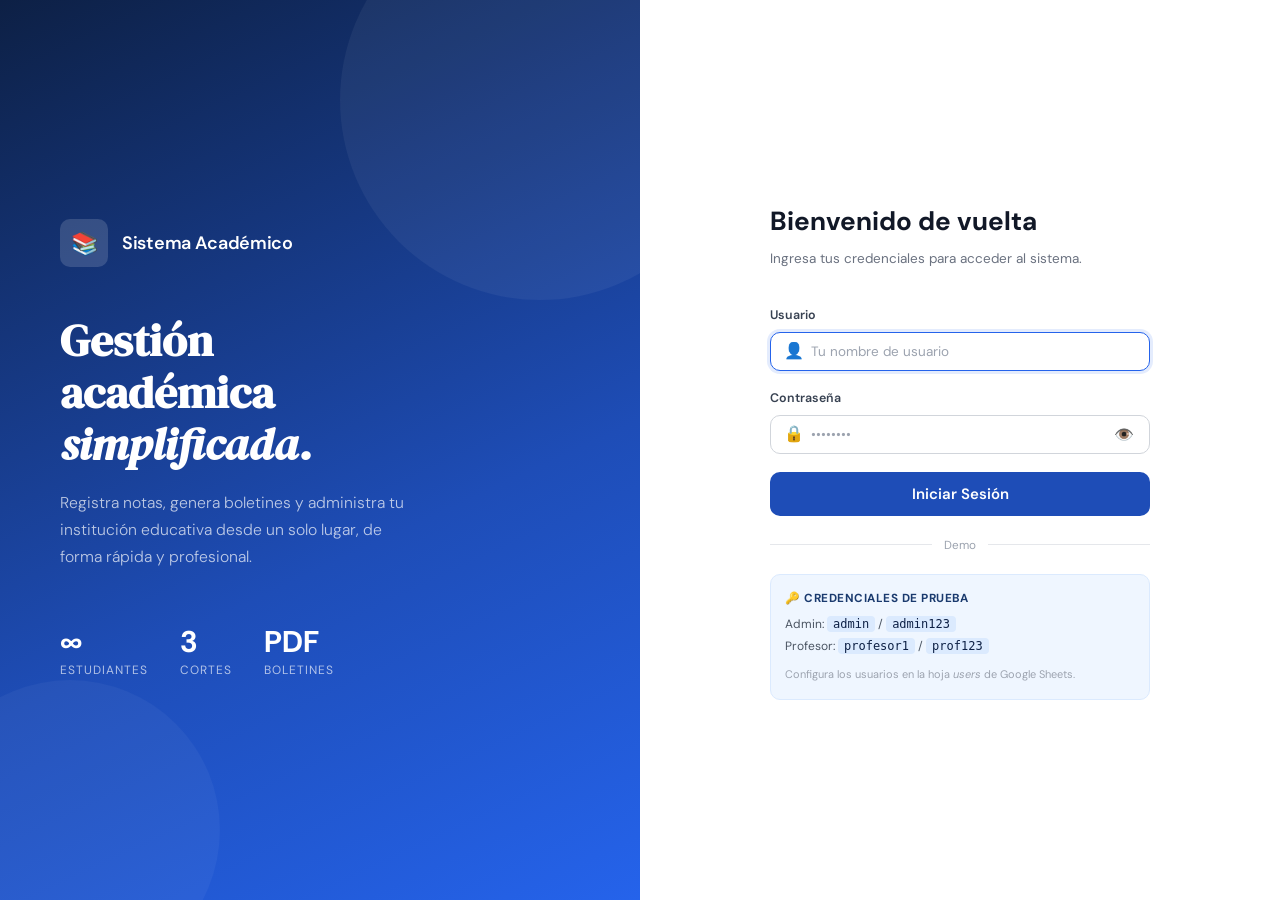
<file: index.html>
<!DOCTYPE html>
<html lang="es">
<head>
  <meta charset="UTF-8">
  <meta name="viewport" content="width=device-width, initial-scale=1.0">
  <title>Iniciar Sesión — Sistema Académico</title>
  <link rel="stylesheet" href="css/styles.css">
  <style>
    .login-form-wrap .logo-mobile {
      display: none;
      text-align: center;
      margin-bottom: 32px;
    }
    @media (max-width: 768px) {
      .login-form-wrap .logo-mobile { display: block; }
    }
    .login-input-group {
      position: relative;
    }
    .login-input-icon {
      position: absolute;
      left: 14px;
      top: 50%;
      transform: translateY(-50%);
      font-size: 16px;
      color: var(--gray-400);
      pointer-events: none;
    }
    .login-input-group .form-control {
      padding-left: 40px;
    }
    .login-divider {
      display: flex;
      align-items: center;
      gap: 12px;
      color: var(--gray-400);
      font-size: .78rem;
      margin: 20px 0;
    }
    .login-divider::before, .login-divider::after {
      content: '';
      flex: 1;
      height: 1px;
      background: var(--gray-200);
    }
    #login-error {
      background: var(--red-100);
      color: #b91c1c;
      border-radius: var(--radius-md);
      padding: 11px 14px;
      font-size: .85rem;
      font-weight: 500;
      margin-bottom: 18px;
      display: none;
    }
    .demo-creds {
      background: var(--blue-50);
      border: 1px solid var(--blue-100);
      border-radius: var(--radius-md);
      padding: 14px;
      margin-top: 20px;
      font-size: .8rem;
    }
    .demo-creds strong {
      display: block;
      color: var(--blue-700);
      margin-bottom: 6px;
      font-size: .78rem;
      text-transform: uppercase;
      letter-spacing: .5px;
    }
    .demo-creds p { color: var(--gray-600); line-height: 1.8; }
    .demo-creds code {
      background: var(--blue-100);
      color: var(--blue-800);
      padding: 1px 6px;
      border-radius: 4px;
      font-family: monospace;
    }
    .password-toggle {
      position: absolute;
      right: 12px;
      top: 50%;
      transform: translateY(-50%);
      background: none;
      border: none;
      color: var(--gray-400);
      font-size: 16px;
      cursor: pointer;
      padding: 4px;
    }
    .password-wrap {
      position: relative;
    }
    .password-wrap .form-control {
      padding-right: 40px;
    }
  </style>
</head>
<body>
  <div class="login-page">
    <!-- Panel izquierdo: Branding -->
    <div class="login-brand">
      <div class="brand-logo">
        <div class="icon-wrap">📚</div>
        <span>Sistema Académico</span>
      </div>
      <h1 class="brand-headline">Gestión<br>académica<br><em>simplificada.</em></h1>
      <p class="brand-sub">
        Registra notas, genera boletines y administra tu institución
        educativa desde un solo lugar, de forma rápida y profesional.
      </p>
      <div class="brand-stats">
        <div class="stat-item">
          <strong>∞</strong>
          <span>Estudiantes</span>
        </div>
        <div class="stat-item">
          <strong>3</strong>
          <span>Cortes</span>
        </div>
        <div class="stat-item">
          <strong>PDF</strong>
          <span>Boletines</span>
        </div>
      </div>
    </div>

    <!-- Panel derecho: Formulario -->
    <div class="login-form-panel">
      <div class="login-form-wrap">
        <!-- Logo para móvil -->
        <div class="logo-mobile">
          <span style="font-size: 2.5rem">📚</span>
          <div style="font-size: 1rem; font-weight: 700; color: var(--gray-800); margin-top: 8px">Sistema Académico</div>
        </div>

        <h2 class="login-title">Bienvenido de vuelta</h2>
        <p class="login-subtitle">Ingresa tus credenciales para acceder al sistema.</p>

        <!-- Error -->
        <div id="login-error"></div>

        <!-- Formulario -->
        <div class="form-group">
          <label class="form-label">Usuario</label>
          <div class="login-input-group">
            <span class="login-input-icon">👤</span>
            <input
              type="text"
              id="username"
              class="form-control"
              placeholder="Tu nombre de usuario"
              autocomplete="username"
              autofocus
            >
          </div>
        </div>

        <div class="form-group">
          <label class="form-label">Contraseña</label>
          <div class="login-input-group password-wrap">
            <span class="login-input-icon">🔒</span>
            <input
              type="password"
              id="password"
              class="form-control"
              placeholder="••••••••"
              autocomplete="current-password"
            >
            <button
              class="password-toggle"
              type="button"
              onclick="togglePassword()"
              id="pw-toggle"
              title="Mostrar/ocultar contraseña"
            >👁️</button>
          </div>
        </div>

        <button
          class="btn btn-primary btn-lg btn-block"
          id="btn-login"
          onclick="handleLogin()"
        >
          Iniciar Sesión
        </button>

        <div class="login-divider">Demo</div>

        <div class="demo-creds">
          <strong>🔑 Credenciales de prueba</strong>
          <p>
            Admin: <code>admin</code> / <code>admin123</code><br>
            Profesor: <code>profesor1</code> / <code>prof123</code>
          </p>
          <p style="margin-top: 8px; font-size: .73rem; color: var(--gray-400)">
            Configura los usuarios en la hoja <em>users</em> de Google Sheets.
          </p>
        </div>
      </div>
    </div>
  </div>

  <!-- Scripts -->
  <script src="js/api.js"></script>
  <script src="js/ui.js"></script>
  <script src="js/auth.js"></script>
  <script>
    // Si ya está logueado → redirigir
    redirectIfLoggedIn();

    // Enter para hacer login
    document.addEventListener("keydown", e => {
      if (e.key === "Enter") handleLogin();
    });

    function togglePassword() {
      const pw = document.getElementById("password");
      pw.type = pw.type === "password" ? "text" : "password";
    }

    async function handleLogin() {
      const username = document.getElementById("username").value.trim();
      const password = document.getElementById("password").value;
      const btn      = document.getElementById("btn-login");
      const errorEl  = document.getElementById("login-error");

      if (!username || !password) {
        errorEl.textContent = "Por favor completa usuario y contraseña.";
        errorEl.style.display = "block";
        return;
      }

      errorEl.style.display = "none";
      const origText = btn.innerHTML;
      setButtonLoading(btn, true);

      try {
        await doLogin(username, password);
      } catch (err) {
        errorEl.textContent = err.message || "Credenciales incorrectas. Intenta de nuevo.";
        errorEl.style.display = "block";
        setButtonLoading(btn, false, origText);
      }
    }
  </script>
</body>
</html>
</file>
<file: css/styles.css>
/* =============================================
   SISTEMA ACADÉMICO - ESTILOS GLOBALES
   Diseño: Institucional moderno / clean
============================================= */

@import url('https://fonts.googleapis.com/css2?family=DM+Sans:wght@300;400;500;600;700&family=DM+Serif+Display:ital@0;1&display=swap');

/* ── Variables ────────────────────────────── */
:root {
  --blue-900: #0a1628;
  --blue-800: #0d2045;
  --blue-700: #1a3a6e;
  --blue-600: #1e4db7;
  --blue-500: #2563eb;
  --blue-400: #3b82f6;
  --blue-100: #dbeafe;
  --blue-50:  #eff6ff;

  --gray-900: #111827;
  --gray-800: #1f2937;
  --gray-700: #374151;
  --gray-600: #4b5563;
  --gray-500: #6b7280;
  --gray-400: #9ca3af;
  --gray-300: #d1d5db;
  --gray-200: #e5e7eb;
  --gray-100: #f3f4f6;
  --gray-50:  #f9fafb;
  --white:    #ffffff;

  --green-500: #22c55e;
  --green-100: #dcfce7;
  --red-500:   #ef4444;
  --red-100:   #fee2e2;
  --amber-500: #f59e0b;
  --amber-100: #fef3c7;

  --sidebar-w: 260px;
  --header-h:  64px;

  --radius-sm:  6px;
  --radius-md:  10px;
  --radius-lg:  16px;
  --radius-xl:  24px;

  --shadow-sm: 0 1px 3px rgba(0,0,0,.08), 0 1px 2px rgba(0,0,0,.06);
  --shadow-md: 0 4px 12px rgba(0,0,0,.1);
  --shadow-lg: 0 10px 30px rgba(0,0,0,.12);

  --font-body:    'DM Sans', sans-serif;
  --font-display: 'DM Serif Display', serif;

  --transition: 200ms ease;
}

/* ── Reset ────────────────────────────────── */
*, *::before, *::after { box-sizing: border-box; margin: 0; padding: 0; }
html { font-size: 15px; scroll-behavior: smooth; }
body {
  font-family: var(--font-body);
  background: var(--gray-50);
  color: var(--gray-800);
  line-height: 1.6;
  -webkit-font-smoothing: antialiased;
}
a { text-decoration: none; color: inherit; }
button { cursor: pointer; font-family: inherit; }
input, select, textarea { font-family: inherit; }
ul { list-style: none; }
img { max-width: 100%; }

/* ── LOGIN PAGE ───────────────────────────── */
.login-page {
  min-height: 100vh;
  display: grid;
  grid-template-columns: 1fr 1fr;
}

.login-brand {
  background: linear-gradient(155deg, var(--blue-800) 0%, var(--blue-600) 60%, var(--blue-500) 100%);
  display: flex;
  flex-direction: column;
  justify-content: center;
  align-items: flex-start;
  padding: 60px;
  position: relative;
  overflow: hidden;
}

.login-brand::before {
  content: '';
  position: absolute;
  top: -100px; right: -100px;
  width: 400px; height: 400px;
  background: rgba(255,255,255,.05);
  border-radius: 50%;
}
.login-brand::after {
  content: '';
  position: absolute;
  bottom: -80px; left: -80px;
  width: 300px; height: 300px;
  background: rgba(255,255,255,.04);
  border-radius: 50%;
}

.brand-logo {
  display: flex;
  align-items: center;
  gap: 14px;
  margin-bottom: 48px;
}

.brand-logo .icon-wrap {
  width: 48px; height: 48px;
  background: rgba(255,255,255,.15);
  border-radius: var(--radius-md);
  display: grid;
  place-items: center;
  font-size: 22px;
}

.brand-logo span {
  color: var(--white);
  font-size: 1.2rem;
  font-weight: 600;
  letter-spacing: -.3px;
}

.brand-headline {
  font-family: var(--font-display);
  font-size: 3rem;
  color: var(--white);
  line-height: 1.15;
  margin-bottom: 20px;
  position: relative;
  z-index: 1;
}

.brand-sub {
  color: rgba(255,255,255,.7);
  font-size: 1.05rem;
  font-weight: 300;
  max-width: 360px;
  line-height: 1.7;
  position: relative;
  z-index: 1;
}

.brand-stats {
  display: flex;
  gap: 32px;
  margin-top: 56px;
  position: relative;
  z-index: 1;
}

.stat-item {
  color: var(--white);
}
.stat-item strong {
  display: block;
  font-size: 2rem;
  font-weight: 700;
  line-height: 1;
}
.stat-item span {
  font-size: .8rem;
  opacity: .65;
  text-transform: uppercase;
  letter-spacing: 1px;
}

/* Login Form Panel */
.login-form-panel {
  display: flex;
  flex-direction: column;
  justify-content: center;
  align-items: center;
  padding: 60px 80px;
  background: var(--white);
}

.login-form-wrap {
  width: 100%;
  max-width: 380px;
}

.login-title {
  font-size: 1.75rem;
  font-weight: 700;
  color: var(--gray-900);
  margin-bottom: 6px;
}

.login-subtitle {
  color: var(--gray-500);
  font-size: .9rem;
  margin-bottom: 36px;
}

/* ── LAYOUT PRINCIPAL ─────────────────────── */
.app-layout {
  min-height: 100vh;
}

/* ── SIDEBAR ──────────────────────────────── */
.sidebar {
  background: var(--blue-900);
  color: var(--white);
  display: flex;
  flex-direction: column;
  position: fixed;
  top: 0; left: 0;
  width: var(--sidebar-w);
  height: 100vh;
  z-index: 100;
  overflow-y: auto;
  transition: transform var(--transition);
}

.sidebar-header {
  padding: 20px 20px 16px;
  border-bottom: 1px solid rgba(255,255,255,.08);
  display: flex;
  align-items: center;
  gap: 12px;
}

.sidebar-logo-icon {
  width: 38px; height: 38px;
  background: var(--blue-600);
  border-radius: var(--radius-sm);
  display: grid;
  place-items: center;
  font-size: 18px;
  flex-shrink: 0;
}

.sidebar-logo-text {
  font-size: .88rem;
  font-weight: 600;
  line-height: 1.3;
}

.sidebar-logo-text small {
  display: block;
  font-size: .72rem;
  font-weight: 400;
  opacity: .5;
}

.sidebar-user {
  margin: 16px 12px;
  padding: 12px;
  background: rgba(255,255,255,.06);
  border-radius: var(--radius-md);
  display: flex;
  align-items: center;
  gap: 10px;
}

.user-avatar {
  width: 36px; height: 36px;
  background: var(--blue-600);
  border-radius: 50%;
  display: grid;
  place-items: center;
  font-size: 15px;
  font-weight: 600;
  flex-shrink: 0;
}

.user-info {
  flex: 1;
  min-width: 0;
}
.user-info strong {
  display: block;
  font-size: .83rem;
  font-weight: 600;
  white-space: nowrap;
  overflow: hidden;
  text-overflow: ellipsis;
}
.user-info span {
  font-size: .72rem;
  opacity: .55;
  text-transform: capitalize;
}

.sidebar-nav {
  padding: 8px 12px;
  flex: 1;
}

.nav-section-label {
  font-size: .65rem;
  font-weight: 600;
  letter-spacing: 1.2px;
  text-transform: uppercase;
  color: rgba(255,255,255,.35);
  padding: 16px 8px 8px;
}

.nav-link {
  display: flex;
  align-items: center;
  gap: 10px;
  padding: 9px 12px;
  border-radius: var(--radius-sm);
  font-size: .87rem;
  font-weight: 500;
  color: rgba(255,255,255,.65);
  transition: all var(--transition);
  margin-bottom: 2px;
}

.nav-link:hover {
  background: rgba(255,255,255,.08);
  color: var(--white);
}

.nav-link.active {
  background: var(--blue-600);
  color: var(--white);
}

.nav-link .nav-icon {
  font-size: 18px;
  width: 20px;
  text-align: center;
  flex-shrink: 0;
}

.sidebar-footer {
  padding: 12px;
  border-top: 1px solid rgba(255,255,255,.08);
}

/* ── MAIN CONTENT ─────────────────────────── */
.main-content {
  margin-left: var(--sidebar-w);
  min-height: 100vh;
  display: flex;
  flex-direction: column;
}

/* ── TOP HEADER ───────────────────────────── */
.top-header {
  height: var(--header-h);
  background: var(--white);
  border-bottom: 1px solid var(--gray-200);
  display: flex;
  align-items: center;
  justify-content: space-between;
  padding: 0 28px;
  position: sticky;
  top: 0;
  z-index: 50;
}

.header-left h1 {
  font-size: 1.15rem;
  font-weight: 700;
  color: var(--gray-900);
}
.header-left p {
  font-size: .8rem;
  color: var(--gray-500);
  margin-top: 1px;
}

.header-right {
  display: flex;
  align-items: center;
  gap: 12px;
}

/* ── PAGE CONTENT ─────────────────────────── */
.page-content {
  padding: 28px;
  flex: 1;
}

/* ── CARDS ────────────────────────────────── */
.card {
  background: var(--white);
  border-radius: var(--radius-lg);
  border: 1px solid var(--gray-200);
  box-shadow: var(--shadow-sm);
  overflow: hidden;
}

.card-header {
  padding: 20px 24px 16px;
  border-bottom: 1px solid var(--gray-100);
  display: flex;
  align-items: center;
  justify-content: space-between;
  gap: 12px;
}

.card-title {
  font-size: 1rem;
  font-weight: 700;
  color: var(--gray-900);
}

.card-subtitle {
  font-size: .8rem;
  color: var(--gray-500);
  margin-top: 2px;
}

.card-body {
  padding: 24px;
}

/* ── STATS GRID (Dashboard) ───────────────── */
.stats-grid {
  display: grid;
  grid-template-columns: repeat(4, 1fr);
  gap: 18px;
  margin-bottom: 24px;
}

.stat-card {
  background: var(--white);
  border: 1px solid var(--gray-200);
  border-radius: var(--radius-lg);
  padding: 20px 22px;
  display: flex;
  align-items: center;
  gap: 16px;
  box-shadow: var(--shadow-sm);
  transition: box-shadow var(--transition), transform var(--transition);
}

.stat-card:hover {
  box-shadow: var(--shadow-md);
  transform: translateY(-2px);
}

.stat-icon {
  width: 48px; height: 48px;
  border-radius: var(--radius-md);
  display: grid;
  place-items: center;
  font-size: 22px;
  flex-shrink: 0;
}

.stat-icon.blue   { background: var(--blue-50);   color: var(--blue-600); }
.stat-icon.green  { background: var(--green-100); color: var(--green-500); }
.stat-icon.amber  { background: var(--amber-100); color: var(--amber-500); }
.stat-icon.red    { background: var(--red-100);   color: var(--red-500); }

.stat-info strong {
  display: block;
  font-size: 1.6rem;
  font-weight: 700;
  color: var(--gray-900);
  line-height: 1;
}
.stat-info span {
  font-size: .78rem;
  color: var(--gray-500);
  margin-top: 3px;
  display: block;
}

/* ── GRID LAYOUT ──────────────────────────── */
.grid-2 { display: grid; grid-template-columns: 1fr 1fr; gap: 20px; }
.grid-3 { display: grid; grid-template-columns: 1fr 1fr 1fr; gap: 20px; }

/* ── FORMS ────────────────────────────────── */
.form-group {
  margin-bottom: 18px;
}

.form-label {
  display: block;
  font-size: .83rem;
  font-weight: 600;
  color: var(--gray-700);
  margin-bottom: 6px;
}

.form-label .required {
  color: var(--red-500);
  margin-left: 2px;
}

.form-control {
  width: 100%;
  padding: 10px 14px;
  border: 1.5px solid var(--gray-300);
  border-radius: var(--radius-md);
  font-size: .9rem;
  color: var(--gray-800);
  background: var(--white);
  transition: border-color var(--transition), box-shadow var(--transition);
  outline: none;
}

.form-control:focus {
  border-color: var(--blue-500);
  box-shadow: 0 0 0 3px rgba(37,99,235,.12);
}

.form-control::placeholder { color: var(--gray-400); }

select.form-control {
  appearance: none;
  background-image: url("data:image/svg+xml,%3Csvg xmlns='http://www.w3.org/2000/svg' width='12' height='12' viewBox='0 0 24 24' fill='none' stroke='%236b7280' stroke-width='2'%3E%3Cpath d='m6 9 6 6 6-6'/%3E%3C/svg%3E");
  background-repeat: no-repeat;
  background-position: right 12px center;
  padding-right: 36px;
}

.form-hint {
  font-size: .75rem;
  color: var(--gray-500);
  margin-top: 4px;
}

.form-error {
  font-size: .75rem;
  color: var(--red-500);
  margin-top: 4px;
  display: none;
}

.form-control.error { border-color: var(--red-500); }
.form-control.error + .form-error { display: block; }

.form-row {
  display: grid;
  grid-template-columns: 1fr 1fr;
  gap: 16px;
}

/* ── BUTTONS ──────────────────────────────── */
.btn {
  display: inline-flex;
  align-items: center;
  gap: 7px;
  padding: 9px 18px;
  border-radius: var(--radius-md);
  font-size: .88rem;
  font-weight: 600;
  border: none;
  transition: all var(--transition);
  white-space: nowrap;
}

.btn-primary {
  background: var(--blue-600);
  color: var(--white);
}
.btn-primary:hover { background: var(--blue-700); box-shadow: 0 4px 12px rgba(37,99,235,.3); }

.btn-secondary {
  background: var(--gray-100);
  color: var(--gray-700);
}
.btn-secondary:hover { background: var(--gray-200); }

.btn-outline {
  background: transparent;
  color: var(--blue-600);
  border: 1.5px solid var(--blue-200);
}
.btn-outline:hover { background: var(--blue-50); }

.btn-danger {
  background: var(--red-500);
  color: var(--white);
}
.btn-danger:hover { background: #dc2626; }

.btn-success {
  background: var(--green-500);
  color: var(--white);
}
.btn-success:hover { background: #16a34a; }

.btn-sm { padding: 6px 12px; font-size: .8rem; }
.btn-lg { padding: 12px 24px; font-size: 1rem; }
.btn-block { width: 100%; justify-content: center; }

.btn:disabled {
  opacity: .55;
  cursor: not-allowed;
}

/* ── TABLES ───────────────────────────────── */
.table-wrap {
  overflow-x: auto;
  border-radius: var(--radius-md);
}

table {
  width: 100%;
  border-collapse: collapse;
  font-size: .875rem;
}

thead th {
  background: var(--gray-50);
  color: var(--gray-600);
  font-weight: 600;
  font-size: .76rem;
  text-transform: uppercase;
  letter-spacing: .6px;
  padding: 11px 16px;
  text-align: left;
  border-bottom: 1px solid var(--gray-200);
  white-space: nowrap;
}

tbody tr {
  border-bottom: 1px solid var(--gray-100);
  transition: background var(--transition);
}
tbody tr:last-child { border-bottom: none; }
tbody tr:hover { background: var(--gray-50); }

tbody td {
  padding: 12px 16px;
  color: var(--gray-700);
  vertical-align: middle;
}

.table-actions {
  display: flex;
  gap: 6px;
  align-items: center;
}

/* ── BADGES ───────────────────────────────── */
.badge {
  display: inline-flex;
  align-items: center;
  gap: 4px;
  padding: 3px 10px;
  border-radius: 99px;
  font-size: .73rem;
  font-weight: 600;
  letter-spacing: .3px;
}

.badge-blue   { background: var(--blue-100);  color: var(--blue-700); }
.badge-green  { background: var(--green-100); color: #15803d; }
.badge-red    { background: var(--red-100);   color: #b91c1c; }
.badge-amber  { background: var(--amber-100); color: #92400e; }
.badge-gray   { background: var(--gray-100);  color: var(--gray-600); }

/* ── SEARCH BAR ───────────────────────────── */
.search-bar {
  position: relative;
}

.search-bar input {
  padding-left: 38px;
}

.search-bar .search-icon {
  position: absolute;
  left: 12px;
  top: 50%;
  transform: translateY(-50%);
  color: var(--gray-400);
  font-size: 15px;
  pointer-events: none;
}

/* ── TOOLBAR ──────────────────────────────── */
.toolbar {
  display: flex;
  align-items: center;
  justify-content: space-between;
  gap: 12px;
  margin-bottom: 16px;
  flex-wrap: wrap;
}

.toolbar-left, .toolbar-right {
  display: flex;
  align-items: center;
  gap: 10px;
}

/* ── MODAL ────────────────────────────────── */
.modal-overlay {
  position: fixed;
  inset: 0;
  background: rgba(0,0,0,.45);
  display: grid;
  place-items: center;
  z-index: 200;
  padding: 20px;
  backdrop-filter: blur(2px);
  opacity: 0;
  pointer-events: none;
  transition: opacity var(--transition);
}

.modal-overlay.open {
  opacity: 1;
  pointer-events: all;
}

.modal {
  background: var(--white);
  border-radius: var(--radius-xl);
  width: 100%;
  max-width: 520px;
  box-shadow: var(--shadow-lg);
  transform: translateY(12px) scale(.98);
  transition: transform var(--transition);
  overflow: hidden;
}

.modal-overlay.open .modal {
  transform: translateY(0) scale(1);
}

.modal-header {
  padding: 20px 24px 16px;
  border-bottom: 1px solid var(--gray-100);
  display: flex;
  align-items: center;
  justify-content: space-between;
}

.modal-title {
  font-size: 1rem;
  font-weight: 700;
  color: var(--gray-900);
}

.modal-close {
  width: 32px; height: 32px;
  border-radius: var(--radius-sm);
  background: var(--gray-100);
  border: none;
  display: grid;
  place-items: center;
  font-size: 18px;
  color: var(--gray-600);
  transition: background var(--transition);
}
.modal-close:hover { background: var(--gray-200); }

.modal-body { padding: 24px; }

.modal-footer {
  padding: 16px 24px;
  border-top: 1px solid var(--gray-100);
  display: flex;
  justify-content: flex-end;
  gap: 10px;
}

/* ── NOTIFICATIONS / TOAST ────────────────── */
#toast-container {
  position: fixed;
  bottom: 24px;
  right: 24px;
  z-index: 999;
  display: flex;
  flex-direction: column;
  gap: 10px;
}

.toast {
  background: var(--white);
  border: 1px solid var(--gray-200);
  border-radius: var(--radius-md);
  padding: 14px 18px;
  box-shadow: var(--shadow-lg);
  display: flex;
  align-items: center;
  gap: 12px;
  min-width: 280px;
  max-width: 360px;
  animation: slideIn .25s ease;
  font-size: .87rem;
  font-weight: 500;
}

.toast.success { border-left: 4px solid var(--green-500); }
.toast.error   { border-left: 4px solid var(--red-500); }
.toast.info    { border-left: 4px solid var(--blue-500); }
.toast.warning { border-left: 4px solid var(--amber-500); }

.toast-icon { font-size: 18px; flex-shrink: 0; }
.toast-msg { flex: 1; color: var(--gray-700); }

@keyframes slideIn {
  from { transform: translateX(100%); opacity: 0; }
  to   { transform: translateX(0);    opacity: 1; }
}

/* ── LOADER / SPINNER ─────────────────────── */
.spinner {
  width: 20px; height: 20px;
  border: 2.5px solid var(--gray-200);
  border-top-color: var(--blue-500);
  border-radius: 50%;
  animation: spin .7s linear infinite;
}

.spinner-lg {
  width: 36px; height: 36px;
  border-width: 3px;
}

@keyframes spin { to { transform: rotate(360deg); } }

.loading-overlay {
  position: absolute;
  inset: 0;
  background: rgba(255,255,255,.85);
  display: grid;
  place-items: center;
  z-index: 10;
  border-radius: inherit;
}

.table-loading {
  padding: 48px 24px;
  text-align: center;
  color: var(--gray-500);
  display: flex;
  flex-direction: column;
  align-items: center;
  gap: 12px;
  font-size: .9rem;
}

.table-empty {
  padding: 48px 24px;
  text-align: center;
  color: var(--gray-400);
}

.table-empty .empty-icon {
  font-size: 40px;
  margin-bottom: 12px;
}

.table-empty p {
  font-size: .88rem;
}

/* ── BOLETÍN / REPORT ─────────────────────── */
.report-page {
  max-width: 720px;
  margin: 0 auto;
}

.bulletin {
  background: var(--white);
  border-radius: var(--radius-lg);
  box-shadow: var(--shadow-lg);
  overflow: hidden;
}

.bulletin-header {
  background: linear-gradient(135deg, var(--blue-800), var(--blue-600));
  padding: 32px 40px;
  color: var(--white);
  display: flex;
  align-items: center;
  justify-content: space-between;
}

.bulletin-school h2 {
  font-family: var(--font-display);
  font-size: 1.6rem;
  margin-bottom: 4px;
}

.bulletin-school p {
  opacity: .7;
  font-size: .85rem;
}

.bulletin-year {
  text-align: right;
}

.bulletin-year strong {
  display: block;
  font-size: 1.4rem;
  font-weight: 700;
}

.bulletin-year span {
  font-size: .8rem;
  opacity: .65;
}

.bulletin-student {
  padding: 24px 40px;
  background: var(--gray-50);
  border-bottom: 1px solid var(--gray-200);
  display: grid;
  grid-template-columns: 1fr 1fr 1fr;
  gap: 20px;
}

.bulletin-field label {
  font-size: .72rem;
  font-weight: 600;
  text-transform: uppercase;
  letter-spacing: .8px;
  color: var(--gray-500);
  display: block;
  margin-bottom: 3px;
}

.bulletin-field strong {
  font-size: .95rem;
  color: var(--gray-900);
  font-weight: 600;
}

.bulletin-body {
  padding: 32px 40px;
}

.bulletin-table-title {
  font-size: .75rem;
  font-weight: 700;
  text-transform: uppercase;
  letter-spacing: 1px;
  color: var(--gray-500);
  margin-bottom: 12px;
}

.bulletin-table {
  width: 100%;
  border-collapse: collapse;
  font-size: .875rem;
  margin-bottom: 28px;
}

.bulletin-table th {
  background: var(--gray-800);
  color: var(--white);
  padding: 10px 14px;
  text-align: left;
  font-size: .76rem;
  font-weight: 600;
  letter-spacing: .5px;
}

.bulletin-table td {
  padding: 10px 14px;
  border-bottom: 1px solid var(--gray-100);
  color: var(--gray-700);
}

.bulletin-table tr:last-child td { border-bottom: none; }
.bulletin-table tr:nth-child(even) td { background: var(--gray-50); }

.bulletin-summary {
  display: grid;
  grid-template-columns: 1fr 1fr;
  gap: 16px;
  margin-top: 24px;
}

.summary-box {
  padding: 16px 20px;
  border-radius: var(--radius-md);
  text-align: center;
}

.summary-box.approved  { background: var(--green-100); }
.summary-box.failed    { background: var(--red-100); }

.summary-box strong {
  display: block;
  font-size: 1.6rem;
  font-weight: 700;
  margin-bottom: 3px;
}
.summary-box.approved strong { color: #15803d; }
.summary-box.failed strong   { color: #b91c1c; }

.summary-box span {
  font-size: .78rem;
  color: var(--gray-600);
  font-weight: 500;
}

.bulletin-footer-area {
  padding: 20px 40px;
  border-top: 1px solid var(--gray-200);
  display: flex;
  justify-content: space-between;
  align-items: center;
  background: var(--gray-50);
}

.bulletin-status-badge {
  display: inline-flex;
  align-items: center;
  gap: 8px;
  padding: 8px 20px;
  border-radius: 99px;
  font-weight: 700;
  font-size: .9rem;
}

.bulletin-status-badge.approved {
  background: var(--green-100);
  color: #15803d;
}
.bulletin-status-badge.failed {
  background: var(--red-100);
  color: #b91c1c;
}

/* ── GRADE FORM ───────────────────────────── */
.grade-student-row {
  display: grid;
  grid-template-columns: 1fr auto auto auto auto auto;
  align-items: center;
  gap: 10px;
  padding: 10px 0;
  border-bottom: 1px solid var(--gray-100);
}

.grade-student-name {
  font-weight: 500;
  font-size: .88rem;
  color: var(--gray-800);
}

.grade-input {
  width: 72px;
  text-align: center;
  padding: 7px 10px;
}

.grade-avg {
  font-weight: 700;
  font-size: .9rem;
  color: var(--blue-600);
  min-width: 50px;
  text-align: center;
}

.students-list-box {
  border: 1.5px solid var(--gray-200);
  border-radius: var(--radius-md);
  overflow: hidden;
}

.students-list-box .list-header {
  padding: 10px 14px;
  background: var(--gray-50);
  border-bottom: 1px solid var(--gray-200);
  font-size: .76rem;
  font-weight: 600;
  color: var(--gray-600);
  text-transform: uppercase;
  letter-spacing: .5px;
  display: grid;
  grid-template-columns: 1fr 80px 80px 80px 60px 36px;
  gap: 10px;
}

.students-list-box .list-body {
  max-height: 350px;
  overflow-y: auto;
}

/* ── AVATAR / INITIALS ────────────────────── */
.avatar {
  width: 34px; height: 34px;
  border-radius: 50%;
  background: var(--blue-100);
  color: var(--blue-700);
  display: grid;
  place-items: center;
  font-weight: 700;
  font-size: .8rem;
  flex-shrink: 0;
}

.avatar-sm { width: 28px; height: 28px; font-size: .7rem; }

.name-cell {
  display: flex;
  align-items: center;
  gap: 10px;
}

/* ── PROGRESS BAR ─────────────────────────── */
.progress {
  height: 6px;
  background: var(--gray-200);
  border-radius: 99px;
  overflow: hidden;
}

.progress-bar {
  height: 100%;
  border-radius: 99px;
  background: var(--blue-500);
  transition: width .5s ease;
}

.progress-bar.good   { background: var(--green-500); }
.progress-bar.warn   { background: var(--amber-500); }
.progress-bar.danger { background: var(--red-500); }

/* ── TABS ─────────────────────────────────── */
.tabs {
  display: flex;
  gap: 2px;
  background: var(--gray-100);
  padding: 4px;
  border-radius: var(--radius-md);
  width: fit-content;
}

.tab-btn {
  padding: 7px 18px;
  border-radius: var(--radius-sm);
  font-size: .83rem;
  font-weight: 600;
  color: var(--gray-600);
  background: transparent;
  border: none;
  transition: all var(--transition);
}

.tab-btn.active {
  background: var(--white);
  color: var(--blue-600);
  box-shadow: var(--shadow-sm);
}

/* ── PRINT ────────────────────────────────── */
@media print {
  .sidebar, .top-header, .toolbar, .no-print { display: none !important; }
  .main-content { margin-left: 0 !important; }
  .bulletin { box-shadow: none; border: 1px solid var(--gray-300); }
  body { background: white; }
}

/* ── RESPONSIVE ───────────────────────────── */
@media (max-width: 1024px) {
  .stats-grid { grid-template-columns: repeat(2, 1fr); }
}

@media (max-width: 768px) {
  .login-page { grid-template-columns: 1fr; }
  .login-brand { display: none; }
  .login-form-panel { padding: 40px 28px; }

  .sidebar {
    transform: translateX(-100%);
  }
  .sidebar.open {
    transform: translateX(0);
  }
  .main-content {
    margin-left: 0;
  }

  .stats-grid { grid-template-columns: 1fr 1fr; }
  .grid-2, .grid-3 { grid-template-columns: 1fr; }
  .form-row { grid-template-columns: 1fr; }
  .bulletin-student { grid-template-columns: 1fr 1fr; }
  .bulletin-header { flex-direction: column; gap: 16px; text-align: center; }
  .bulletin-footer-area { flex-direction: column; gap: 12px; text-align: center; }

  .page-content { padding: 16px; }
}

@media (max-width: 480px) {
  .stats-grid { grid-template-columns: 1fr; }
}

/* ── UTILIDADES ───────────────────────────── */
.text-center { text-align: center; }
.text-right  { text-align: right; }
.mt-4  { margin-top: 4px; }
.mt-8  { margin-top: 8px; }
.mt-12 { margin-top: 12px; }
.mt-16 { margin-top: 16px; }
.mt-24 { margin-top: 24px; }
.mb-16 { margin-bottom: 16px; }
.mb-24 { margin-bottom: 24px; }
.flex  { display: flex; }
.items-center { align-items: center; }
.justify-between { justify-content: space-between; }
.gap-8  { gap: 8px; }
.gap-12 { gap: 12px; }
.w-full { width: 100%; }
.hidden { display: none !important; }
.font-bold { font-weight: 700; }
.text-sm   { font-size: .85rem; }
.text-xs   { font-size: .75rem; }
.text-muted { color: var(--gray-500); }
</file>
